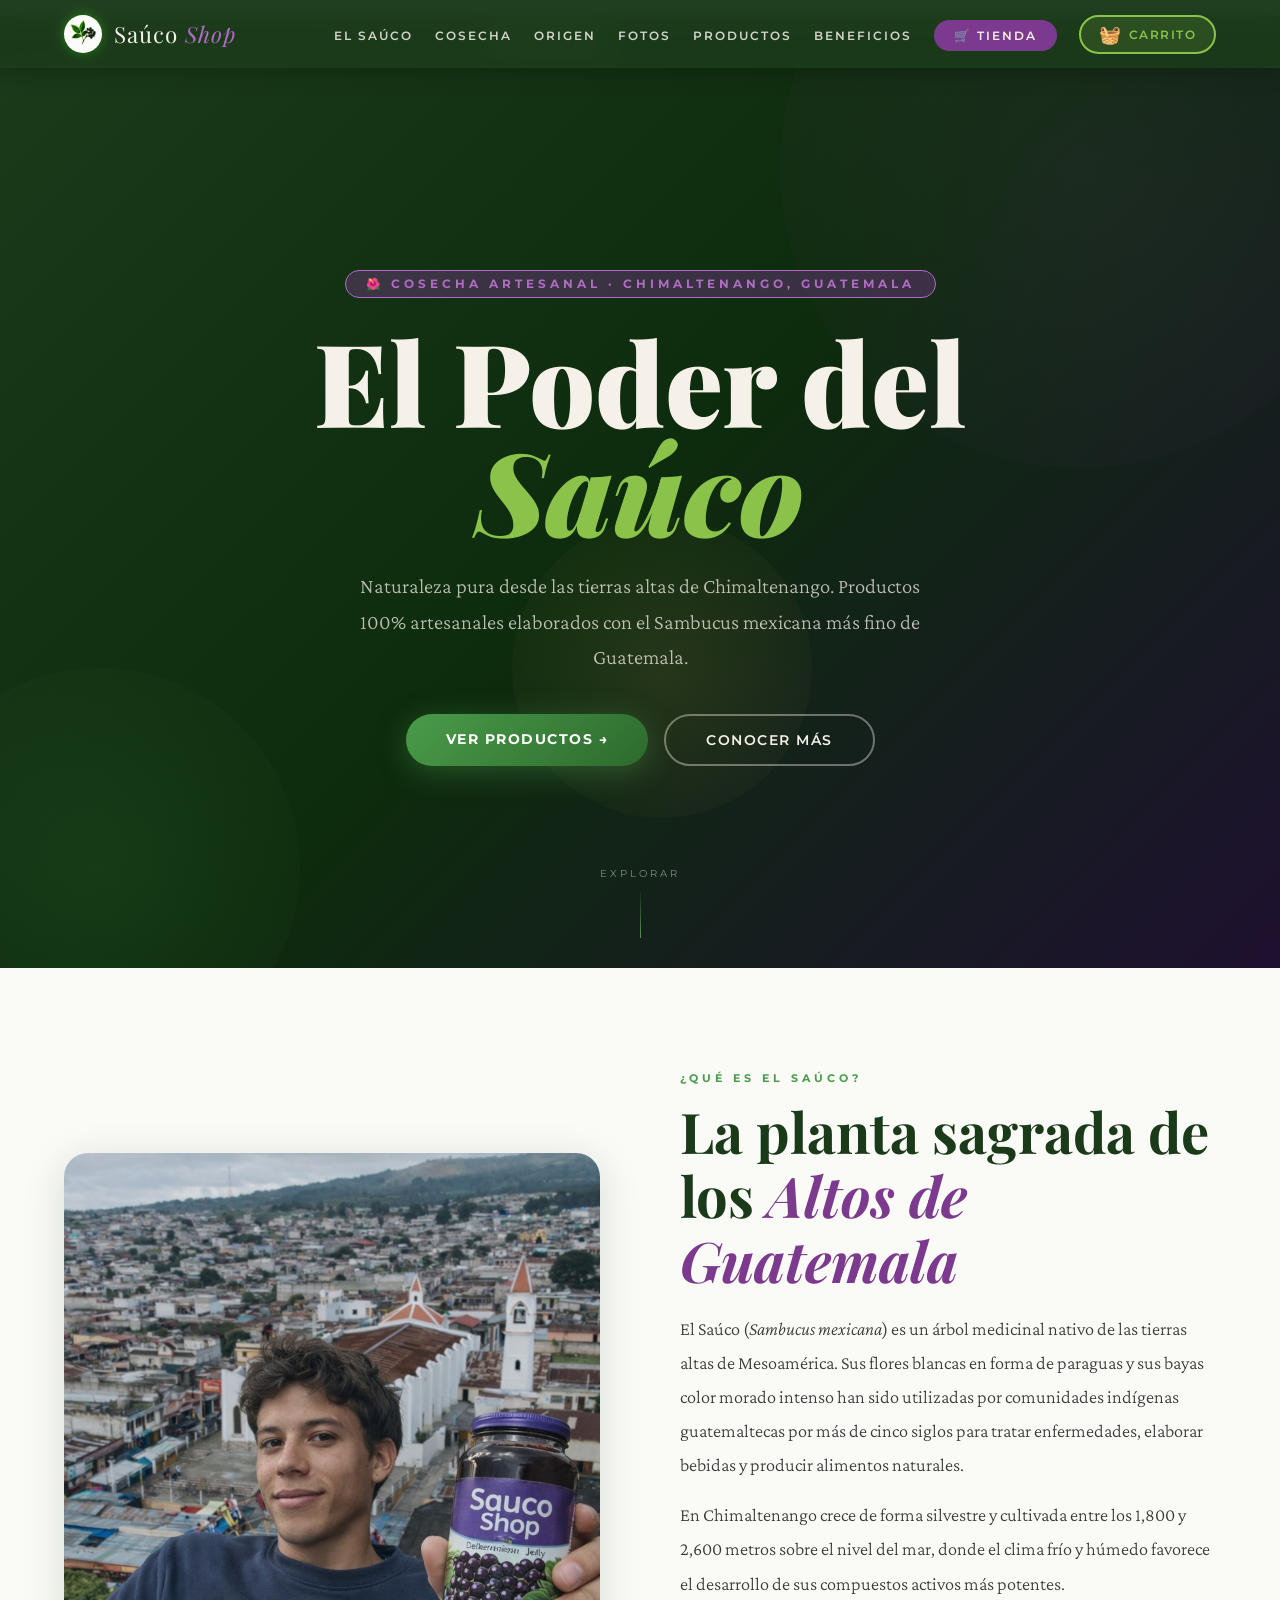
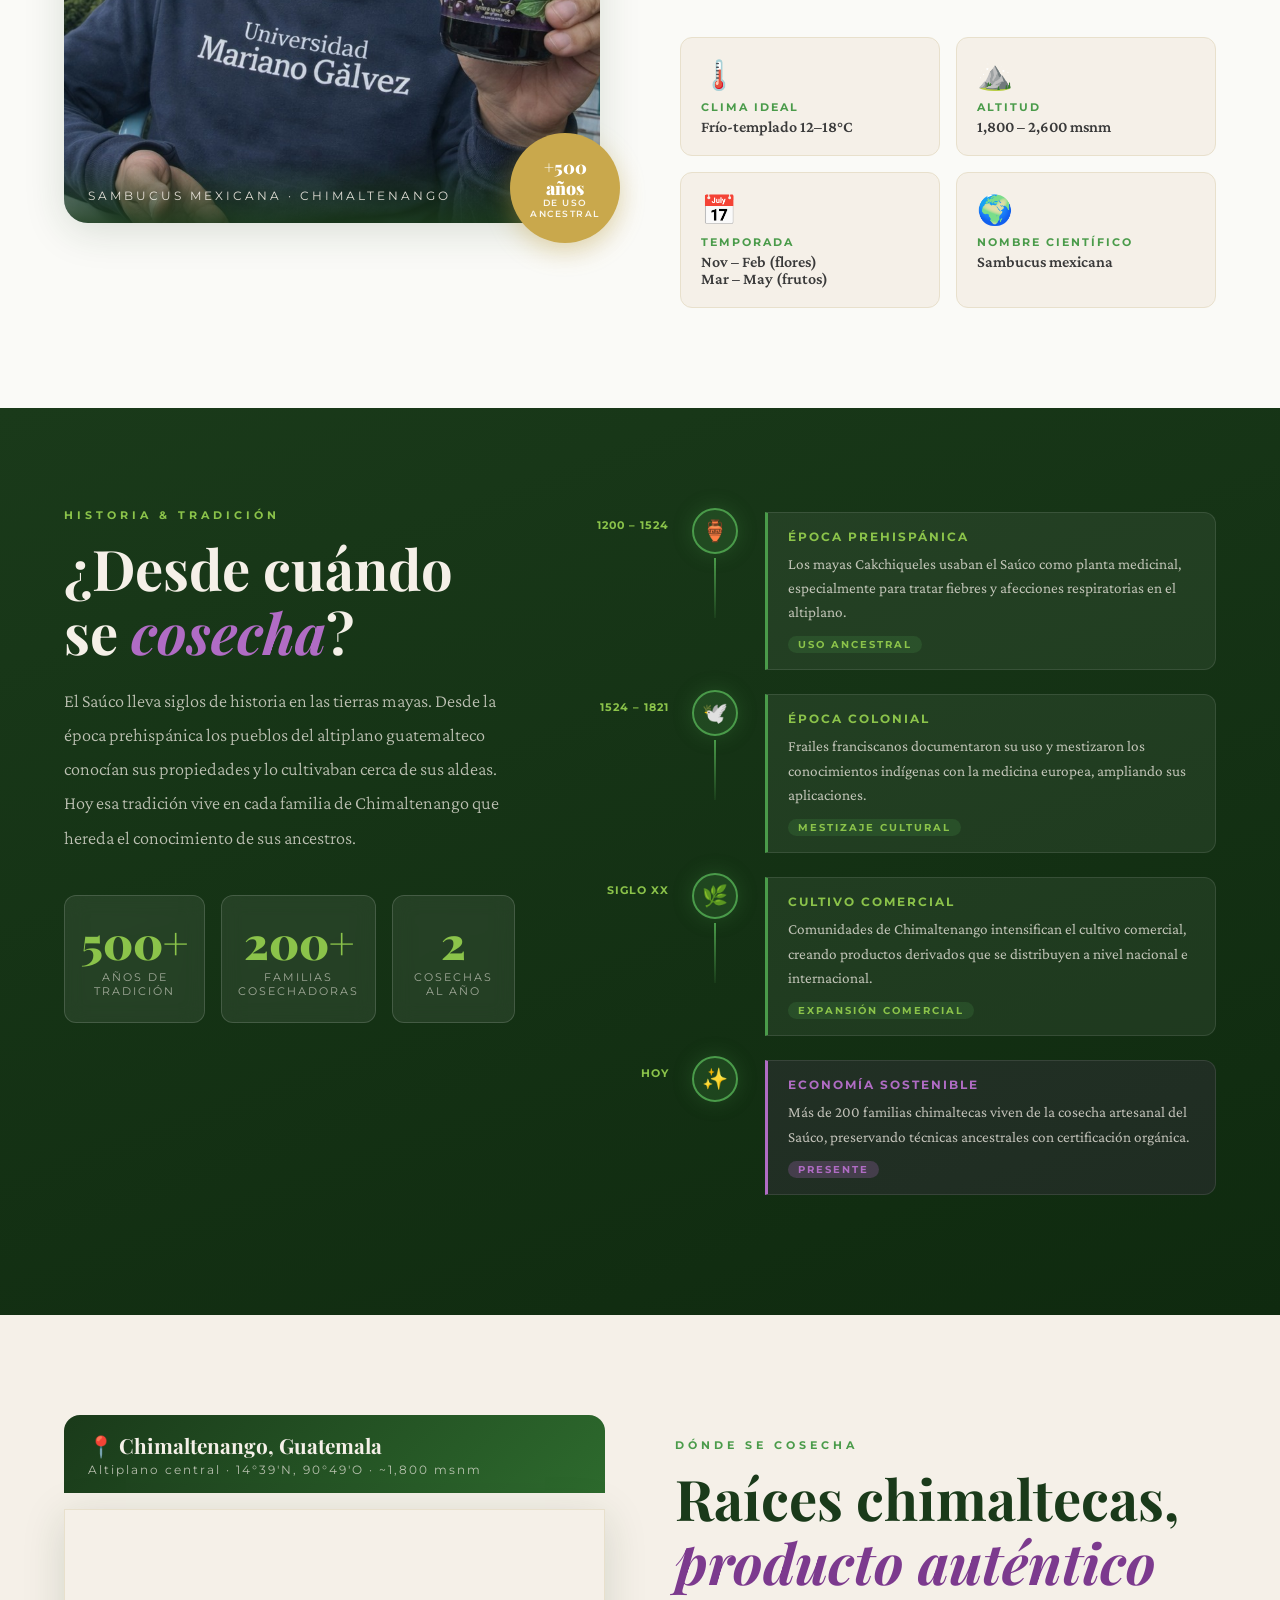
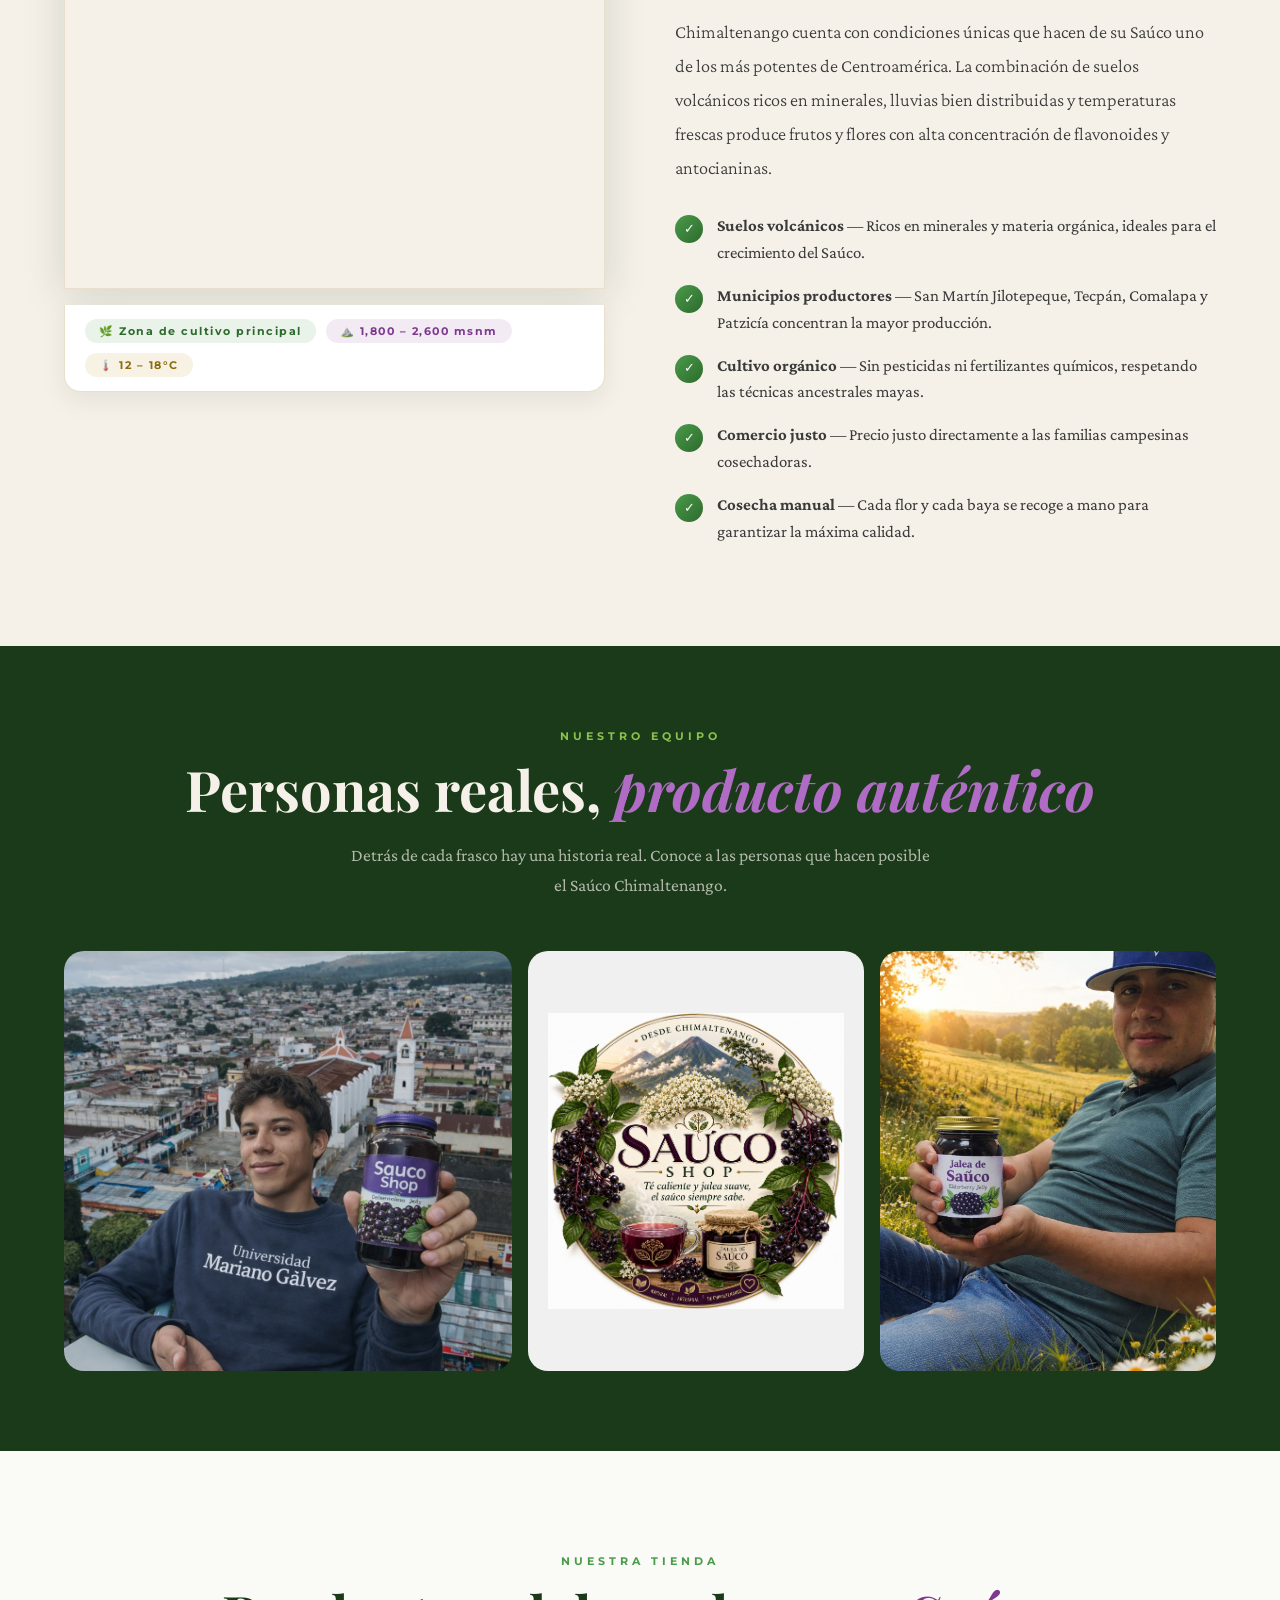
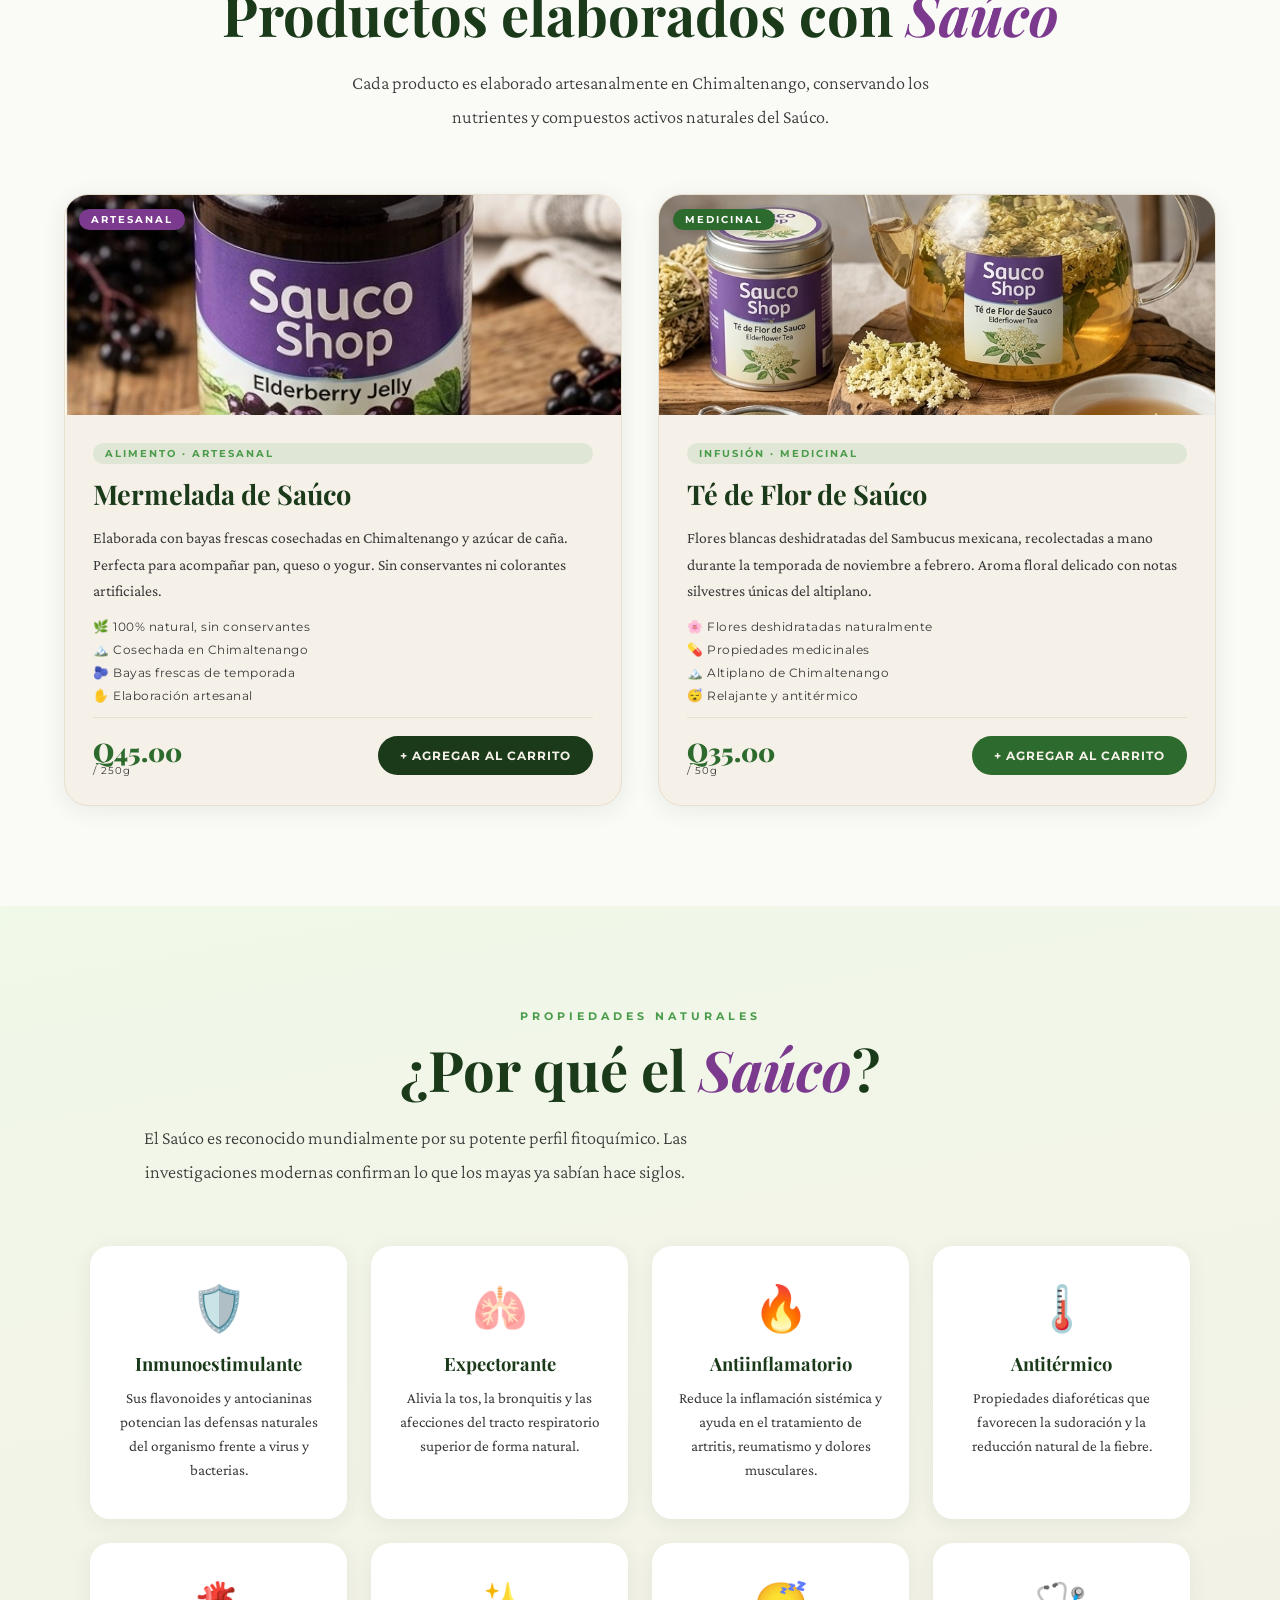
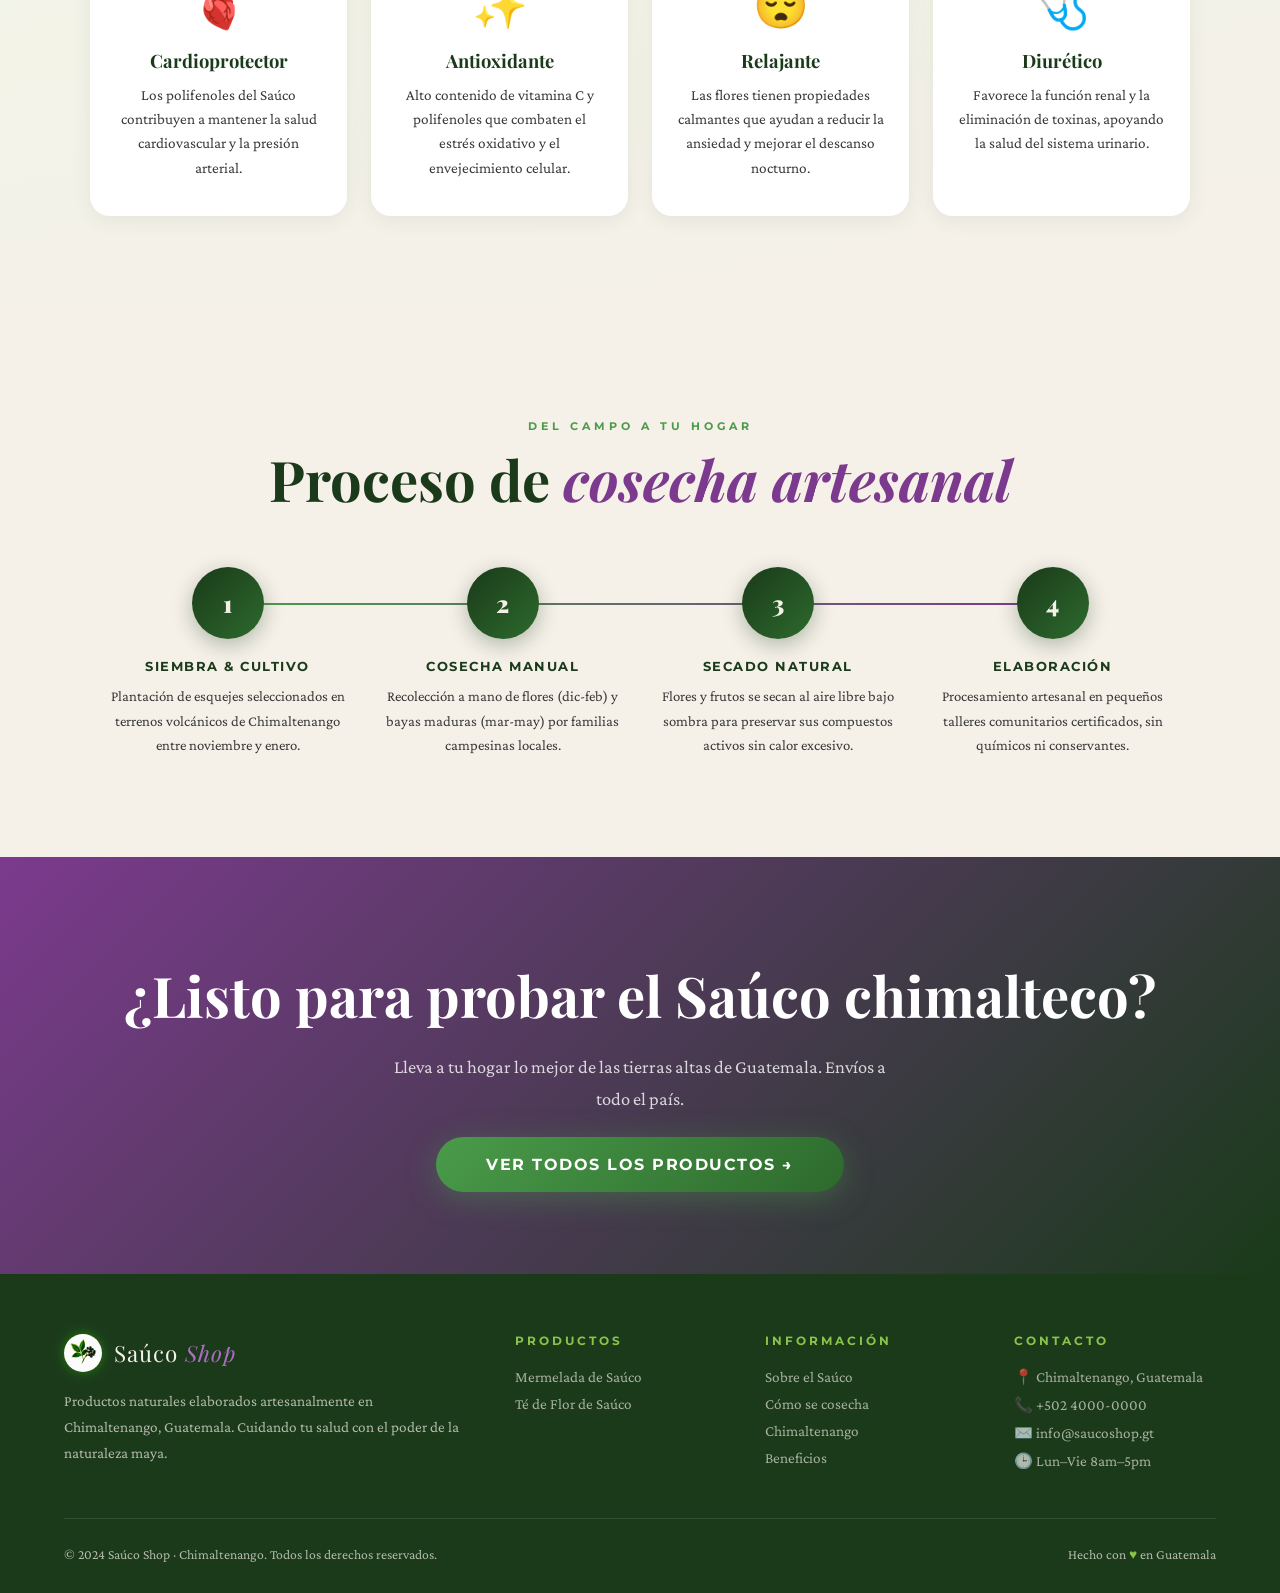
<file: index.html>
<!DOCTYPE html>
<html lang="es">
<head>
  <meta charset="UTF-8" />
  <meta name="viewport" content="width=device-width, initial-scale=1.0" />
  <title>Saúco Shop | Chimaltenango</title>
  <link href="https://fonts.googleapis.com/css2?family=Playfair+Display:ital,wght@0,400;0,700;0,900;1,400&family=Crimson+Pro:wght@300;400;600&family=Montserrat:wght@300;400;600;700&display=swap" rel="stylesheet" />
  <link rel="stylesheet" href="style.css" />
</head>
<body>

  <!-- ====== NAVBAR ====== -->
  <nav>
    <a href="#" class="nav-logo">
      <img src="Sauco/IMAGEN1.jpeg" alt="Saúco" class="nav-icono" />
      <span>Saúco <em>Shop</em></span>
    </a>
    <ul class="nav-links">
      <li><a href="#sobre">El Saúco</a></li>
      <li><a href="#cosecha">Cosecha</a></li>
      <li><a href="#departamento">Origen</a></li>
      <li><a href="#galeria">Fotos</a></li>
      <li><a href="#productos">Productos</a></li>
      <li><a href="#beneficios">Beneficios</a></li>
      <li><a href="#productos" class="btn-carrito">🛒 Tienda</a></li>
      <!-- BOTÓN CARRITO CON BADGE -->
      <li>
        <a href="pago.html" class="btn-carrito-nav" id="btnCarritoNav">
          <span class="carrito-icono">🧺</span>
          <span class="carrito-texto">Carrito</span>
          <span class="carrito-badge" id="carritoBadge">0</span>
        </a>
      </li>
    </ul>
  </nav>

  <!-- BANNER NOTIFICACIÓN CARRITO -->
  <div class="notif-banner" id="notifBanner">
    <span class="notif-icono">🛒</span>
    <span class="notif-texto">Tienes productos en tu carrito. <strong>¡Finaliza tu compra!</strong></span>
    <a href="Pago.html" class="notif-btn">Ir al carrito →</a>
    <button class="notif-cerrar" onclick="cerrarNotif()">✕</button>
  </div>

  <!-- ====== HERO ====== -->
  <section class="hero">
    <div class="hero-bg-circles">
      <span></span><span></span><span></span>
    </div>
    <div class="hero-content">
      <div class="hero-etiqueta">🌺 Cosecha artesanal · Chimaltenango, Guatemala</div>
      <h1>
        El Poder del
        <em>Saúco</em>
      </h1>
      <p class="hero-sub">
        Naturaleza pura desde las tierras altas de Chimaltenango. Productos 100% artesanales elaborados con el Sambucus mexicana más fino de Guatemala.
      </p>
      <div class="hero-btns">
        <a href="#productos" class="btn-primary">Ver productos →</a>
        <a href="#sobre" class="btn-secondary">Conocer más</a>
      </div>
    </div>
    <div class="hero-scroll">
      <span>Explorar</span>
      <div class="scroll-line"></div>
    </div>
  </section>

  <!-- ====== SOBRE EL SAUCO ====== -->
  <section class="sobre" id="sobre">
    <div class="sobre-grid">
      <div class="sobre-visual">
        <div class="sobre-card-img">
          <img src="Sauco/IMAGEN3.jpeg" alt="Sauco Shop - Chimaltenango" />
          <div class="overlay-texto">Sambucus mexicana · Chimaltenango</div>
        </div>
        <div class="badge-flotante">
          +500<br/>años
          <small>de uso ancestral</small>
        </div>
      </div>
      <div class="sobre-info">
        <span class="seccion-etiqueta">¿Qué es el Saúco?</span>
        <h2 class="seccion-titulo">La planta sagrada de los <em>Altos de Guatemala</em></h2>
        <p class="seccion-texto">
          El Saúco (<em>Sambucus mexicana</em>) es un árbol medicinal nativo de las tierras altas de Mesoamérica. Sus flores blancas en forma de paraguas y sus bayas color morado intenso han sido utilizadas por comunidades indígenas guatemaltecas por más de cinco siglos para tratar enfermedades, elaborar bebidas y producir alimentos naturales.
        </p>
        <p class="seccion-texto" style="margin-top:16px;">
          En Chimaltenango crece de forma silvestre y cultivada entre los 1,800 y 2,600 metros sobre el nivel del mar, donde el clima frío y húmedo favorece el desarrollo de sus compuestos activos más potentes.
        </p>
        <div class="datos-rapidos">
          <div class="dato-card">
            <div class="dato-icono">🌡️</div>
            <h4>Clima ideal</h4>
            <p>Frío-templado 12–18°C</p>
          </div>
          <div class="dato-card">
            <div class="dato-icono">⛰️</div>
            <h4>Altitud</h4>
            <p>1,800 – 2,600 msnm</p>
          </div>
          <div class="dato-card">
            <div class="dato-icono">📅</div>
            <h4>Temporada</h4>
            <p>Nov – Feb (flores)<br>Mar – May (frutos)</p>
          </div>
          <div class="dato-card">
            <div class="dato-icono">🌍</div>
            <h4>Nombre científico</h4>
            <p>Sambucus mexicana</p>
          </div>
        </div>
      </div>
    </div>
  </section>

  <!-- ====== COSECHA ====== -->
  <section class="cosecha" id="cosecha">
    <div class="cosecha-inner">
      <div class="cosecha-header">
        <div class="cosecha-intro">
          <span class="seccion-etiqueta">Historia & Tradición</span>
          <h2 class="seccion-titulo">¿Desde cuándo se <em>cosecha</em>?</h2>
          <p class="seccion-texto">
            El Saúco lleva siglos de historia en las tierras mayas. Desde la época prehispánica los pueblos del altiplano guatemalteco conocían sus propiedades y lo cultivaban cerca de sus aldeas. Hoy esa tradición vive en cada familia de Chimaltenango que hereda el conocimiento de sus ancestros.
          </p>
          <div class="cosecha-stats">
            <div class="stat-box"><div class="stat-num">500+</div><div class="stat-desc">Años de tradición</div></div>
            <div class="stat-box"><div class="stat-num">200+</div><div class="stat-desc">Familias cosechadoras</div></div>
            <div class="stat-box"><div class="stat-num">2</div><div class="stat-desc">Cosechas al año</div></div>
          </div>
        </div>
        <div class="timeline-mejorado">
          <div class="timeline-item">
            <div class="tl-izq"><span class="tl-fecha">1200 – 1524</span></div>
            <div class="tl-centro"><div class="tl-dot">🏺</div><div class="tl-linea"></div></div>
            <div class="tl-der"><div class="tl-card"><h4>Época Prehispánica</h4><p>Los mayas Cakchiqueles usaban el Saúco como planta medicinal, especialmente para tratar fiebres y afecciones respiratorias en el altiplano.</p><span class="tl-tag">Uso ancestral</span></div></div>
          </div>
          <div class="timeline-item">
            <div class="tl-izq"><span class="tl-fecha">1524 – 1821</span></div>
            <div class="tl-centro"><div class="tl-dot">🕊️</div><div class="tl-linea"></div></div>
            <div class="tl-der"><div class="tl-card"><h4>Época Colonial</h4><p>Frailes franciscanos documentaron su uso y mestizaron los conocimientos indígenas con la medicina europea, ampliando sus aplicaciones.</p><span class="tl-tag">Mestizaje cultural</span></div></div>
          </div>
          <div class="timeline-item">
            <div class="tl-izq"><span class="tl-fecha">Siglo XX</span></div>
            <div class="tl-centro"><div class="tl-dot">🌿</div><div class="tl-linea"></div></div>
            <div class="tl-der"><div class="tl-card"><h4>Cultivo Comercial</h4><p>Comunidades de Chimaltenango intensifican el cultivo comercial, creando productos derivados que se distribuyen a nivel nacional e internacional.</p><span class="tl-tag">Expansión comercial</span></div></div>
          </div>
          <div class="timeline-item">
            <div class="tl-izq"><span class="tl-fecha">Hoy</span></div>
            <div class="tl-centro"><div class="tl-dot">✨</div></div>
            <div class="tl-der"><div class="tl-card tl-card-activo"><h4>Economía Sostenible</h4><p>Más de 200 familias chimaltecas viven de la cosecha artesanal del Saúco, preservando técnicas ancestrales con certificación orgánica.</p><span class="tl-tag tl-tag-activo">Presente</span></div></div>
          </div>
        </div>
      </div>
    </div>
  </section>

  <!-- ====== DEPARTAMENTO ====== -->
  <section class="departamento" id="departamento">
    <div class="dept-inner">
      <div class="mapa-contenedor">
        <div class="mapa-header">
          <span class="mapa-etiqueta">📍 Chimaltenango, Guatemala</span>
          <p>Altiplano central · 14°39'N, 90°49'O · ~1,800 msnm</p>
        </div>
        <div class="mapa-frame">
          <iframe
            src="https://www.google.com/maps/embed?pb=!1m18!1m12!1m3!1d30893.62!2d-90.8186!3d14.6611!2m3!1f0!2f0!3f0!3m2!1i1024!2i768!4f13.1!3m3!1m2!1s0x8589a3c6cbbf9cb7%3A0xa3a42c46fb8b7f34!2sChimaltenango!5e0!3m2!1ses!2sgt!4v1"
            width="100%" height="100%" style="border:0;" allowfullscreen="" loading="lazy"
            referrerpolicy="no-referrer-when-downgrade">
          </iframe>
        </div>
        <div class="mapa-badges">
          <span class="mapa-badge verde">🌿 Zona de cultivo principal</span>
          <span class="mapa-badge lila">⛰️ 1,800 – 2,600 msnm</span>
          <span class="mapa-badge dorado">🌡️ 12 – 18°C</span>
        </div>
      </div>
      <div class="dept-info">
        <span class="seccion-etiqueta">Dónde se cosecha</span>
        <h2 class="seccion-titulo">Raíces chimaltecas, <em>producto auténtico</em></h2>
        <p class="seccion-texto">
          Chimaltenango cuenta con condiciones únicas que hacen de su Saúco uno de los más potentes de Centroamérica. La combinación de suelos volcánicos ricos en minerales, lluvias bien distribuidas y temperaturas frescas produce frutos y flores con alta concentración de flavonoides y antocianinas.
        </p>
        <ul class="caracteristicas-list">
          <li><span class="check-icon">✓</span><span><strong>Suelos volcánicos</strong> — Ricos en minerales y materia orgánica, ideales para el crecimiento del Saúco.</span></li>
          <li><span class="check-icon">✓</span><span><strong>Municipios productores</strong> — San Martín Jilotepeque, Tecpán, Comalapa y Patzicía concentran la mayor producción.</span></li>
          <li><span class="check-icon">✓</span><span><strong>Cultivo orgánico</strong> — Sin pesticidas ni fertilizantes químicos, respetando las técnicas ancestrales mayas.</span></li>
          <li><span class="check-icon">✓</span><span><strong>Comercio justo</strong> — Precio justo directamente a las familias campesinas cosechadoras.</span></li>
          <li><span class="check-icon">✓</span><span><strong>Cosecha manual</strong> — Cada flor y cada baya se recoge a mano para garantizar la máxima calidad.</span></li>
        </ul>
      </div>
    </div>
  </section>

  <!-- ====== GALERIA ====== -->
  <section class="galeria" id="galeria">
    <div class="galeria-inner">
      <div class="galeria-header">
        <span class="seccion-etiqueta">Nuestro equipo</span>
        <h2 class="seccion-titulo">Personas reales, <em>producto auténtico</em></h2>
        <p>Detrás de cada frasco hay una historia real. Conoce a las personas que hacen posible el Saúco Chimaltenango.</p>
      </div>
      <div class="galeria-grid">
        <div class="foto-card">
          <img src="Sauco/IMAGEN3.jpeg" alt="Sauco Shop" />
          <div class="foto-overlay"><h4>Sauco Shop</h4><p>Vista desde Chimaltenango</p></div>
        </div>
        <div class="foto-card foto-card-logo">
          <img src="Sauco/IMAGEN2.jpeg" alt="Sauco Shop Logo" />
          <div class="foto-overlay"><h4>Sauco Shop</h4><p>Desde Chimaltenango</p></div>
        </div>
        <div class="foto-card">
          <img src="Sauco/IMAGEN4.jpeg" alt="Rama de Saúco con bayas" />
          <div class="foto-overlay"><h4>Bayas de Saúco</h4><p>Sambucus mexicana</p></div>
        </div>
      </div>
    </div>
  </section>

  <!-- ====== PRODUCTOS ====== -->
  <section class="productos" id="productos">
    <div class="productos-inner">
      <div class="productos-header">
        <span class="seccion-etiqueta">Nuestra Tienda</span>
        <h2 class="seccion-titulo">Productos elaborados con <em>Saúco</em></h2>
        <p class="seccion-texto">
          Cada producto es elaborado artesanalmente en Chimaltenango, conservando los nutrientes y compuestos activos naturales del Saúco.
        </p>
      </div>
      <div class="productos-grid-2">

        <!-- PRODUCTO 1 — MERMELADA -->
        <div class="producto-card-grande">
          <div class="prod-imagen-wrap">
            <img src="Sauco/IMAGEN5.jpeg" alt="Mermelada de Saúco" class="prod-imagen-real" />
            <span class="prod-badge">Artesanal</span>
          </div>
          <div class="prod-info">
            <span class="producto-tag">Alimento · Artesanal</span>
            <h3>Mermelada de Saúco</h3>
            <p class="prod-desc">
              Elaborada con bayas frescas cosechadas en Chimaltenango y azúcar de caña. Perfecta para acompañar pan, queso o yogur. Sin conservantes ni colorantes artificiales.
            </p>
            <ul class="prod-features">
              <li>🌿 100% natural, sin conservantes</li>
              <li>🏔️ Cosechada en Chimaltenango</li>
              <li>🫐 Bayas frescas de temporada</li>
              <li>✋ Elaboración artesanal</li>
            </ul>
            <div class="producto-footer">
              <div class="precio">Q45.00 <small>/ 250g</small></div>
              <button class="btn-agregar" onclick="agregarCarrito('Mermelada de Saúco')">+ Agregar al carrito</button>
            </div>
          </div>
        </div>

        <!-- PRODUCTO 2 — TÉ DE FLOR -->
        <div class="producto-card-grande">
          <div class="prod-imagen-wrap">
            <img src="Sauco/IMAGEN6.png" alt="Té de Flor de Saúco" class="prod-imagen-real" />
            <span class="prod-badge prod-badge-verde">Medicinal</span>
          </div>
          <div class="prod-info">
            <span class="producto-tag">Infusión · Medicinal</span>
            <h3>Té de Flor de Saúco</h3>
            <p class="prod-desc">
              Flores blancas deshidratadas del Sambucus mexicana, recolectadas a mano durante la temporada de noviembre a febrero. Aroma floral delicado con notas silvestres únicas del altiplano.
            </p>
            <ul class="prod-features">
              <li>🌸 Flores deshidratadas naturalmente</li>
              <li>💊 Propiedades medicinales</li>
              <li>🏔️ Altiplano de Chimaltenango</li>
              <li>😴 Relajante y antitérmico</li>
            </ul>
            <div class="producto-footer">
              <div class="precio">Q35.00 <small>/ 50g</small></div>
              <button class="btn-agregar btn-te" onclick="agregarCarrito('Té de Flor de Saúco')">+ Agregar al carrito</button>
            </div>
          </div>
        </div>

      </div>
    </div>
  </section>

  <!-- ====== BENEFICIOS ====== -->
  <section class="beneficios" id="beneficios">
    <div class="beneficios-inner">
      <span class="seccion-etiqueta">Propiedades naturales</span>
      <h2 class="seccion-titulo">¿Por qué el <em>Saúco</em>?</h2>
      <p class="seccion-texto">
        El Saúco es reconocido mundialmente por su potente perfil fitoquímico. Las investigaciones modernas confirman lo que los mayas ya sabían hace siglos.
      </p>
      <div class="beneficios-grid">
        <div class="beneficio-item"><span class="bene-icono">🛡️</span><h4>Inmunoestimulante</h4><p>Sus flavonoides y antocianinas potencian las defensas naturales del organismo frente a virus y bacterias.</p></div>
        <div class="beneficio-item"><span class="bene-icono">🫁</span><h4>Expectorante</h4><p>Alivia la tos, la bronquitis y las afecciones del tracto respiratorio superior de forma natural.</p></div>
        <div class="beneficio-item"><span class="bene-icono">🔥</span><h4>Antiinflamatorio</h4><p>Reduce la inflamación sistémica y ayuda en el tratamiento de artritis, reumatismo y dolores musculares.</p></div>
        <div class="beneficio-item"><span class="bene-icono">🌡️</span><h4>Antitérmico</h4><p>Propiedades diaforéticas que favorecen la sudoración y la reducción natural de la fiebre.</p></div>
        <div class="beneficio-item"><span class="bene-icono">🫀</span><h4>Cardioprotector</h4><p>Los polifenoles del Saúco contribuyen a mantener la salud cardiovascular y la presión arterial.</p></div>
        <div class="beneficio-item"><span class="bene-icono">✨</span><h4>Antioxidante</h4><p>Alto contenido de vitamina C y polifenoles que combaten el estrés oxidativo y el envejecimiento celular.</p></div>
        <div class="beneficio-item"><span class="bene-icono">😴</span><h4>Relajante</h4><p>Las flores tienen propiedades calmantes que ayudan a reducir la ansiedad y mejorar el descanso nocturno.</p></div>
        <div class="beneficio-item"><span class="bene-icono">🩺</span><h4>Diurético</h4><p>Favorece la función renal y la eliminación de toxinas, apoyando la salud del sistema urinario.</p></div>
      </div>
    </div>
  </section>

  <!-- ====== PROCESO ====== -->
  <section class="proceso">
    <div class="proceso-inner">
      <div style="text-align:center; margin-bottom:10px;">
        <span class="seccion-etiqueta">Del campo a tu hogar</span>
        <h2 class="seccion-titulo">Proceso de <em>cosecha artesanal</em></h2>
      </div>
      <div class="proceso-steps">
        <div class="paso"><div class="paso-num">1</div><h4>Siembra & Cultivo</h4><p>Plantación de esquejes seleccionados en terrenos volcánicos de Chimaltenango entre noviembre y enero.</p></div>
        <div class="paso"><div class="paso-num">2</div><h4>Cosecha Manual</h4><p>Recolección a mano de flores (dic-feb) y bayas maduras (mar-may) por familias campesinas locales.</p></div>
        <div class="paso"><div class="paso-num">3</div><h4>Secado Natural</h4><p>Flores y frutos se secan al aire libre bajo sombra para preservar sus compuestos activos sin calor excesivo.</p></div>
        <div class="paso"><div class="paso-num">4</div><h4>Elaboración</h4><p>Procesamiento artesanal en pequeños talleres comunitarios certificados, sin químicos ni conservantes.</p></div>
      </div>
    </div>
  </section>

  <!-- ====== CTA ====== -->
  <section class="cta-section">
    <h2>¿Listo para probar el Saúco chimalteco?</h2>
    <p>Lleva a tu hogar lo mejor de las tierras altas de Guatemala. Envíos a todo el país.</p>
    <a href="#productos" class="btn-primary" style="font-size:1rem; padding:18px 50px;">Ver todos los productos →</a>
  </section>

  <!-- ====== FOOTER ====== -->
  <footer>
    <div class="footer-grid">
      <div class="footer-brand">
        <a href="#" class="nav-logo" style="margin-bottom:16px; display:flex;">
          <img src="Sauco/IMAGEN1.jpeg" alt="Saúco" class="nav-icono" />
          <span style="color:var(--crema);">Saúco <em style="color:var(--lila-claro);">Shop</em></span>
        </a>
        <p>Productos naturales elaborados artesanalmente en Chimaltenango, Guatemala. Cuidando tu salud con el poder de la naturaleza maya.</p>
      </div>
      <div class="footer-col">
        <h5>Productos</h5>
        <ul>
          <li><a href="#">Mermelada de Saúco</a></li>
          <li><a href="#">Té de Flor de Saúco</a></li>
        </ul>
      </div>
      <div class="footer-col">
        <h5>Información</h5>
        <ul>
          <li><a href="#">Sobre el Saúco</a></li>
          <li><a href="#">Cómo se cosecha</a></li>
          <li><a href="#">Chimaltenango</a></li>
          <li><a href="#">Beneficios</a></li>
        </ul>
      </div>
      <div class="footer-col">
        <h5>Contacto</h5>
        <ul>
          <li><a href="#">📍 Chimaltenango, Guatemala</a></li>
          <li><a href="#">📞 +502 4000-0000</a></li>
          <li><a href="#">✉️ info@saucoshop.gt</a></li>
          <li><a href="#">🕒 Lun–Vie 8am–5pm</a></li>
        </ul>
      </div>
    </div>
    <div class="footer-bottom">
      <p>© 2024 Saúco Shop · Chimaltenango. Todos los derechos reservados.</p>
      <p>Hecho con <span>♥</span> en Guatemala</p>
    </div>
  </footer>

  <!-- TOAST -->
  <div class="toast" id="toast">✅ Producto agregado al carrito</div>

  <script src="script.js"></script>
</body>
</html>
</file>
<file: style.css>
/* =============================================
   SAÚCO SHOP — Estilos
   Archivo: style.css
============================================= */

:root {
  --verde-oscuro: #1a3a1a;
  --verde-medio: #2d6a2d;
  --verde-claro: #4a9b4a;
  --verde-lima: #8bc34a;
  --lila: #7c3a8e;
  --lila-claro: #b06cc4;
  --crema: #f5f0e8;
  --crema-oscuro: #e8e0cc;
  --dorado: #c9a84c;
  --blanco: #fafaf7;
  --texto-dark: #1c1c1c;
  --texto-medio: #3a3a3a;
  --sombra: 0 8px 40px rgba(26,58,26,0.15);
  --radio: 12px;
}

*, *::before, *::after { margin: 0; padding: 0; box-sizing: border-box; }
html { scroll-behavior: smooth; }

body {
  font-family: 'Crimson Pro', serif;
  background-color: var(--crema);
  color: var(--texto-dark);
  overflow-x: hidden;
}

body::before {
  content: '';
  position: fixed; inset: 0;
  background-image:
    radial-gradient(ellipse at 20% 20%, rgba(74,155,74,0.07) 0%, transparent 60%),
    radial-gradient(ellipse at 80% 80%, rgba(124,58,142,0.07) 0%, transparent 60%);
  pointer-events: none; z-index: 0;
}

/* ===== NAVBAR ===== */
nav {
  position: sticky; top: 0; z-index: 100;
  background: rgba(26, 58, 26, 0.97);
  backdrop-filter: blur(12px);
  padding: 0 5%;
  display: flex; align-items: center; justify-content: space-between;
  height: 68px;
  box-shadow: 0 2px 24px rgba(0,0,0,0.25);
}

.nav-logo {
  display: flex; align-items: center; gap: 12px;
  text-decoration: none;
}

.nav-icono {
  width: 38px;
  height: 38px;
  object-fit: contain;
  border-radius: 50%;
  mix-blend-mode: hard-light;
  filter: drop-shadow(0 0 6px rgba(139,195,74,0.6));
  animation: flotar 3s ease-in-out infinite;
}

@keyframes flotar {
  0%, 100% { transform: translateY(0) rotate(-5deg); }
  50%       { transform: translateY(-5px) rotate(5deg); }
}

.nav-logo span {
  font-family: 'Playfair Display', serif;
  font-size: 1.4rem; color: var(--crema); letter-spacing: 1px;
}
.nav-logo span em { color: var(--lila-claro); font-style: italic; }

.nav-links { display: flex; list-style: none; gap: 22px; align-items: center; }
.nav-links a {
  color: rgba(245,240,232,0.85); text-decoration: none;
  font-family: 'Montserrat', sans-serif; font-size: 0.78rem;
  font-weight: 600; letter-spacing: 2px; text-transform: uppercase;
  transition: color 0.3s;
}
.nav-links a:hover { color: var(--lila-claro); }

.btn-carrito {
  background: var(--lila); color: var(--crema) !important;
  padding: 8px 20px; border-radius: 30px;
  transition: background 0.3s, transform 0.2s !important;
}
.btn-carrito:hover { background: var(--lila-claro) !important; transform: scale(1.05); }

/* ===== BOTÓN CARRITO CON BADGE ===== */
.btn-carrito-nav {
  position: relative;
  display: flex !important;
  align-items: center;
  gap: 6px;
  background: rgba(139,195,74,0.15) !important;
  border: 2px solid var(--verde-lima);
  color: var(--verde-lima) !important;
  padding: 7px 18px !important;
  border-radius: 30px;
  letter-spacing: 1.5px !important;
  transition: background 0.3s, transform 0.3s, box-shadow 0.3s !important;
}
.btn-carrito-nav:hover {
  background: var(--verde-lima) !important;
  color: var(--verde-oscuro) !important;
  transform: scale(1.07) !important;
  box-shadow: 0 0 20px rgba(139,195,74,0.5);
}

.carrito-icono {
  font-size: 1.1rem;
  display: inline-block;
  transition: transform 0.3s;
}

.carrito-shake .carrito-icono {
  animation: shake 0.6s ease;
}
@keyframes shake {
  0%,100%{ transform: rotate(0deg); }
  15%    { transform: rotate(-20deg) scale(1.2); }
  30%    { transform: rotate(20deg)  scale(1.2); }
  45%    { transform: rotate(-15deg); }
  60%    { transform: rotate(15deg); }
  75%    { transform: rotate(-8deg); }
}

.carrito-badge {
  position: absolute;
  top: -8px; right: -8px;
  background: var(--lila);
  color: white;
  font-family: 'Montserrat', sans-serif;
  font-size: 0.62rem; font-weight: 700;
  width: 20px; height: 20px;
  border-radius: 50%;
  display: none;
  align-items: center; justify-content: center;
  border: 2px solid var(--verde-oscuro);
  transition: transform 0.3s;
}
.carrito-badge.pulsar {
  animation: pulsarBadge 0.4s ease;
}
@keyframes pulsarBadge {
  0%  { transform: scale(1); }
  50% { transform: scale(1.6); }
  100%{ transform: scale(1); }
}

/* ===== BANNER NOTIFICACIÓN CARRITO ===== */
.notif-banner {
  position: fixed;
  top: 68px; left: 0; right: 0;
  z-index: 90;
  background: linear-gradient(135deg, var(--verde-oscuro), #0d2a1a);
  border-bottom: 2px solid var(--verde-lima);
  display: flex; align-items: center; justify-content: center;
  gap: 14px;
  padding: 12px 5%;
  transform: translateY(-100%);
  transition: transform 0.5s cubic-bezier(0.34,1.56,0.64,1);
}
.notif-banner.visible { transform: translateY(0); }

.notif-icono { font-size: 1.3rem; }
.notif-texto {
  font-family: 'Montserrat', sans-serif;
  font-size: 0.82rem; color: rgba(245,240,232,0.9); letter-spacing: 0.5px;
}
.notif-texto strong { color: var(--verde-lima); }

.notif-btn {
  background: var(--verde-lima); color: var(--verde-oscuro);
  text-decoration: none; padding: 6px 18px; border-radius: 20px;
  font-family: 'Montserrat', sans-serif;
  font-size: 0.72rem; font-weight: 700; letter-spacing: 1px;
  transition: transform 0.2s, box-shadow 0.2s;
}
.notif-btn:hover { transform: scale(1.05); box-shadow: 0 4px 16px rgba(139,195,74,0.4); }

.notif-cerrar {
  background: none; border: none;
  color: rgba(245,240,232,0.5); cursor: pointer;
  font-size: 1rem; margin-left: auto; transition: color 0.2s;
}
.notif-cerrar:hover { color: var(--crema); }

/* ===== HERO ===== */
.hero {
  position: relative; min-height: 100vh;
  display: flex; align-items: center; justify-content: center;
  overflow: hidden;
  background: linear-gradient(135deg, var(--verde-oscuro) 0%, #0d2b0d 50%, #1e1030 100%);
}

.hero-bg-circles { position: absolute; inset: 0; pointer-events: none; }
.hero-bg-circles span { position: absolute; border-radius: 50%; opacity: 0.12; animation: pulsar 6s ease-in-out infinite; }
.hero-bg-circles span:nth-child(1) { width: 600px; height: 600px; background: radial-gradient(circle, var(--lila), transparent); top: -200px; right: -100px; }
.hero-bg-circles span:nth-child(2) { width: 400px; height: 400px; background: radial-gradient(circle, var(--verde-claro), transparent); bottom: -100px; left: -100px; animation-delay: 2s; }
.hero-bg-circles span:nth-child(3) { width: 300px; height: 300px; background: radial-gradient(circle, var(--dorado), transparent); top: 50%; left: 40%; animation-delay: 4s; }

@keyframes pulsar {
  0%, 100% { transform: scale(1); opacity: 0.12; }
  50%       { transform: scale(1.2); opacity: 0.2; }
}

.hero-content { position: relative; z-index: 2; text-align: center; padding: 40px 20px; max-width: 900px; }

.hero-etiqueta {
  display: inline-block;
  background: rgba(124,58,142,0.4); border: 1px solid var(--lila-claro);
  color: var(--lila-claro); font-family: 'Montserrat', sans-serif;
  font-size: 0.72rem; font-weight: 700; letter-spacing: 4px;
  text-transform: uppercase; padding: 6px 20px; border-radius: 30px;
  margin-bottom: 28px; animation: fadeDown 0.8s ease both;
}

.hero h1 {
  font-family: 'Playfair Display', serif;
  font-size: clamp(3.5rem, 9vw, 7.5rem); font-weight: 900;
  color: var(--crema); line-height: 0.95; margin-bottom: 24px;
  animation: fadeDown 0.8s ease 0.2s both;
}
.hero h1 em { display: block; color: var(--verde-lima); font-style: italic; }

.hero-sub {
  font-size: 1.3rem; color: rgba(245,240,232,0.75);
  max-width: 600px; margin: 0 auto 40px; line-height: 1.7; font-weight: 300;
  animation: fadeDown 0.8s ease 0.4s both;
}
.hero-btns { display: flex; gap: 16px; justify-content: center; flex-wrap: wrap; animation: fadeDown 0.8s ease 0.6s both; }

.btn-primary {
  background: linear-gradient(135deg, var(--verde-claro), var(--verde-medio));
  color: white; padding: 16px 40px; border-radius: 50px; text-decoration: none;
  font-family: 'Montserrat', sans-serif; font-size: 0.9rem; font-weight: 700;
  letter-spacing: 1.5px; text-transform: uppercase;
  box-shadow: 0 6px 30px rgba(74,155,74,0.4); transition: transform 0.3s, box-shadow 0.3s;
}
.btn-primary:hover { transform: translateY(-3px); box-shadow: 0 10px 40px rgba(74,155,74,0.5); }

.btn-secondary {
  background: transparent; color: var(--crema); padding: 15px 40px;
  border-radius: 50px; text-decoration: none;
  font-family: 'Montserrat', sans-serif; font-size: 0.9rem; font-weight: 600;
  letter-spacing: 1.5px; text-transform: uppercase;
  border: 2px solid rgba(245,240,232,0.4); transition: border-color 0.3s, background 0.3s;
}
.btn-secondary:hover { border-color: var(--lila-claro); background: rgba(124,58,142,0.2); }

.hero-scroll {
  position: absolute; bottom: 30px; left: 50%; transform: translateX(-50%);
  display: flex; flex-direction: column; align-items: center; gap: 8px;
  color: rgba(245,240,232,0.5); font-family: 'Montserrat', sans-serif;
  font-size: 0.65rem; letter-spacing: 3px; text-transform: uppercase;
  animation: fadeIn 1s ease 1.2s both;
}
.scroll-line {
  width: 1px; height: 50px;
  background: linear-gradient(to bottom, transparent, var(--verde-claro));
  animation: scrollLine 2s ease-in-out infinite;
}

@keyframes scrollLine {
  0%   { transform: scaleY(0); transform-origin: top; }
  50%  { transform: scaleY(1); transform-origin: top; }
  51%  { transform: scaleY(1); transform-origin: bottom; }
  100% { transform: scaleY(0); transform-origin: bottom; }
}
@keyframes fadeDown { from { opacity: 0; transform: translateY(-30px); } to { opacity: 1; transform: translateY(0); } }
@keyframes fadeIn   { from { opacity: 0; } to { opacity: 1; } }

/* ===== BASE SECCIONES ===== */
section { position: relative; z-index: 1; padding: 100px 5%; }

.seccion-etiqueta {
  display: inline-block; font-family: 'Montserrat', sans-serif;
  font-size: 0.7rem; font-weight: 700; letter-spacing: 4px;
  text-transform: uppercase; color: var(--verde-claro); margin-bottom: 14px;
}
.seccion-titulo {
  font-family: 'Playfair Display', serif;
  font-size: clamp(2rem, 5vw, 3.5rem);
  color: var(--verde-oscuro); line-height: 1.15; margin-bottom: 20px;
}
.seccion-titulo em { color: var(--lila); font-style: italic; }
.seccion-texto { font-size: 1.15rem; line-height: 1.85; color: var(--texto-medio); max-width: 650px; font-weight: 300; }

/* ===== SOBRE ===== */
.sobre { background: var(--blanco); }
.sobre-grid { display: grid; grid-template-columns: 1fr 1fr; gap: 80px; align-items: center; max-width: 1200px; margin: 0 auto; }
.sobre-visual { position: relative; }
.sobre-card-img { width: 100%; aspect-ratio: 4/5; border-radius: 24px; overflow: hidden; box-shadow: var(--sombra); position: relative; }
.sobre-card-img img { width: 100%; height: 100%; object-fit: cover; transition: transform 0.5s ease; display: block; }
.sobre-card-img:hover img { transform: scale(1.04); }
.sobre-card-img .overlay-texto {
  position: absolute; bottom: 0; left: 0; right: 0;
  background: linear-gradient(to top, rgba(26,58,26,0.85), transparent);
  padding: 30px 24px 20px; color: rgba(245,240,232,0.9);
  font-family: 'Montserrat', sans-serif; font-size: 0.75rem;
  letter-spacing: 3px; text-transform: uppercase;
}
.badge-flotante {
  position: absolute; bottom: -20px; right: -20px;
  background: var(--dorado); color: white; width: 110px; height: 110px;
  border-radius: 50%; display: flex; flex-direction: column;
  align-items: center; justify-content: center;
  font-family: 'Playfair Display', serif; font-size: 1.1rem; font-weight: 900;
  text-align: center; line-height: 1.2; box-shadow: 0 8px 24px rgba(201,168,76,0.4);
}
.badge-flotante small { font-family: 'Montserrat', sans-serif; font-size: 0.55rem; letter-spacing: 1.5px; text-transform: uppercase; font-weight: 600; opacity: 0.9; }
.datos-rapidos { display: grid; grid-template-columns: 1fr 1fr; gap: 16px; margin-top: 36px; }
.dato-card { background: var(--crema); border: 1px solid var(--crema-oscuro); border-radius: var(--radio); padding: 20px; transition: transform 0.3s, box-shadow 0.3s; }
.dato-card:hover { transform: translateY(-4px); box-shadow: var(--sombra); }
.dato-icono { font-size: 1.8rem; margin-bottom: 8px; }
.dato-card h4 { font-family: 'Montserrat', sans-serif; font-size: 0.7rem; letter-spacing: 2px; text-transform: uppercase; color: var(--verde-claro); margin-bottom: 4px; }
.dato-card p { font-size: 1rem; color: var(--texto-medio); font-weight: 600; }

/* ===== COSECHA ===== */
.cosecha {
  background: linear-gradient(160deg, var(--verde-oscuro) 0%, #0f2a0f 100%);
  color: var(--crema);
}
.cosecha .seccion-etiqueta { color: var(--verde-lima); }
.cosecha .seccion-titulo   { color: var(--crema); }
.cosecha .seccion-titulo em { color: var(--lila-claro); }
.cosecha .seccion-texto    { color: rgba(245,240,232,0.75); max-width: 100%; }

.cosecha-inner { max-width: 1300px; margin: 0 auto; }
.cosecha-header { display: grid; grid-template-columns: 1fr 1.4fr; gap: 70px; align-items: start; }
.cosecha-intro { display: flex; flex-direction: column; gap: 0; }

.cosecha-stats {
  display: grid; grid-template-columns: repeat(3, 1fr);
  gap: 16px; margin-top: 40px;
}
.stat-box {
  background: rgba(255,255,255,0.07); border: 1px solid rgba(255,255,255,0.15);
  border-radius: var(--radio); padding: 24px 16px; text-align: center;
  backdrop-filter: blur(10px); transition: border-color 0.3s, background 0.3s;
}
.stat-box:hover { background: rgba(74,155,74,0.12); border-color: var(--verde-claro); }
.stat-num { font-family: 'Playfair Display', serif; font-size: 2.8rem; font-weight: 900; color: var(--verde-lima); line-height: 1; margin-bottom: 6px; }
.stat-desc { font-family: 'Montserrat', sans-serif; font-size: 0.68rem; letter-spacing: 2px; text-transform: uppercase; color: rgba(245,240,232,0.6); }

.timeline-mejorado { display: flex; flex-direction: column; gap: 0; }

.timeline-item {
  display: grid;
  grid-template-columns: 100px 60px 1fr;
  gap: 0;
  align-items: start;
  min-height: 110px;
}

.tl-izq {
  display: flex; align-items: flex-start;
  padding-top: 10px; justify-content: flex-end; padding-right: 16px;
}

.tl-fecha {
  font-family: 'Montserrat', sans-serif;
  font-size: 0.68rem; font-weight: 700;
  letter-spacing: 1px; text-transform: uppercase;
  color: var(--verde-lima); text-align: right; white-space: nowrap;
}

.tl-centro { display: flex; flex-direction: column; align-items: center; gap: 0; }

.tl-dot {
  width: 46px; height: 46px;
  background: rgba(74,155,74,0.2); border: 2px solid var(--verde-claro);
  border-radius: 50%; display: flex; align-items: center; justify-content: center;
  font-size: 1.3rem; flex-shrink: 0;
  box-shadow: 0 0 20px rgba(74,155,74,0.25); z-index: 1;
}

.tl-linea {
  width: 2px; flex: 1; min-height: 60px;
  background: linear-gradient(to bottom, var(--verde-claro), rgba(74,155,74,0.1));
  margin: 4px 0;
}

.tl-der { padding: 4px 0 20px 20px; }

.tl-card {
  background: rgba(255,255,255,0.06); border: 1px solid rgba(255,255,255,0.1);
  border-left: 3px solid var(--verde-claro); border-radius: 0 12px 12px 0;
  padding: 16px 20px; transition: background 0.3s, border-color 0.3s;
}
.tl-card:hover { background: rgba(74,155,74,0.1); border-left-color: var(--verde-lima); }
.tl-card-activo { background: rgba(124,58,142,0.15) !important; border-left-color: var(--lila-claro) !important; }
.tl-card h4 { font-family: 'Montserrat', sans-serif; font-size: 0.78rem; font-weight: 700; letter-spacing: 2px; text-transform: uppercase; color: var(--verde-lima); margin-bottom: 8px; }
.tl-card-activo h4 { color: var(--lila-claro); }
.tl-card p { font-size: 0.95rem; color: rgba(245,240,232,0.75); line-height: 1.6; margin-bottom: 10px; }
.tl-tag { display: inline-block; background: rgba(74,155,74,0.2); color: var(--verde-lima); font-family: 'Montserrat', sans-serif; font-size: 0.6rem; font-weight: 700; letter-spacing: 2px; text-transform: uppercase; padding: 3px 10px; border-radius: 20px; }
.tl-tag-activo { background: rgba(176,108,196,0.25) !important; color: var(--lila-claro) !important; }

/* ===== DEPARTAMENTO ===== */
.departamento { background: var(--crema); }

.dept-inner {
  max-width: 1200px; margin: 0 auto;
  display: grid; grid-template-columns: 1fr 1fr;
  gap: 70px; align-items: start;
}

.mapa-contenedor { display: flex; flex-direction: column; gap: 16px; }
.mapa-header { background: linear-gradient(135deg, var(--verde-oscuro), var(--verde-medio)); border-radius: 16px 16px 0 0; padding: 16px 24px; }
.mapa-etiqueta { display: block; font-family: 'Playfair Display', serif; font-size: 1.3rem; font-weight: 700; color: var(--crema); margin-bottom: 4px; }
.mapa-header p { font-family: 'Montserrat', sans-serif; font-size: 0.72rem; letter-spacing: 2px; color: rgba(245,240,232,0.7); }
.mapa-frame { width: 100%; height: 380px; border-radius: 0; overflow: hidden; box-shadow: var(--sombra); border: 1px solid var(--crema-oscuro); }
.mapa-badges { display: flex; gap: 10px; flex-wrap: wrap; background: white; border-radius: 0 0 16px 16px; padding: 14px 20px; border: 1px solid var(--crema-oscuro); border-top: none; box-shadow: 0 8px 24px rgba(26,58,26,0.08); }
.mapa-badge { padding: 5px 14px; border-radius: 20px; font-family: 'Montserrat', sans-serif; font-size: 0.68rem; font-weight: 700; letter-spacing: 1.5px; }
.mapa-badge.verde  { background: rgba(74,155,74,0.12); color: var(--verde-medio); }
.mapa-badge.lila   { background: rgba(124,58,142,0.1); color: var(--lila); }
.mapa-badge.dorado { background: rgba(201,168,76,0.15); color: #8a6d10; }

.dept-info { padding-top: 20px; }
.caracteristicas-list { list-style: none; display: flex; flex-direction: column; gap: 16px; margin-top: 28px; }
.caracteristicas-list li { display: flex; align-items: flex-start; gap: 14px; font-size: 1.05rem; color: var(--texto-medio); line-height: 1.6; }
.check-icon { flex-shrink: 0; width: 28px; height: 28px; background: linear-gradient(135deg, var(--verde-claro), var(--verde-medio)); border-radius: 50%; display: flex; align-items: center; justify-content: center; color: white; font-size: 0.8rem; margin-top: 2px; }

/* ===== GALERIA ===== */
.galeria { background: var(--verde-oscuro); padding: 80px 5%; }
.galeria-inner { max-width: 1200px; margin: 0 auto; }
.galeria-header { text-align: center; margin-bottom: 50px; }
.galeria-header .seccion-etiqueta { color: var(--verde-lima); }
.galeria-header .seccion-titulo   { color: var(--crema); }
.galeria-header .seccion-titulo em { color: var(--lila-claro); }
.galeria-header p { color: rgba(245,240,232,0.7); font-size: 1.1rem; line-height: 1.7; max-width: 580px; margin: 0 auto; }

.galeria-grid {
  display: grid;
  grid-template-columns: 1.2fr 0.9fr 0.9fr;
  grid-template-rows: 420px; gap: 16px;
}
.foto-card { position: relative; border-radius: 20px; overflow: hidden; cursor: pointer; }
.foto-card img { width: 100%; height: 100%; object-fit: cover; transition: transform 0.5s ease; display: block; }
.foto-card:hover img { transform: scale(1.06); }
.foto-card-logo img { object-fit: contain; background: #f0f0f0; padding: 20px; }
.foto-overlay {
  position: absolute; inset: 0;
  background: linear-gradient(to top, rgba(26,58,26,0.88) 0%, rgba(0,0,0,0.1) 50%, transparent 100%);
  display: flex; flex-direction: column; justify-content: flex-end;
  padding: 24px; opacity: 0; transition: opacity 0.4s ease;
}
.foto-card:hover .foto-overlay { opacity: 1; }
.foto-overlay h4 { font-family: 'Playfair Display', serif; font-size: 1.2rem; color: white; margin-bottom: 6px; }
.foto-overlay p  { font-family: 'Montserrat', sans-serif; font-size: 0.72rem; letter-spacing: 2px; text-transform: uppercase; color: var(--verde-lima); }

/* ===== PRODUCTOS ===== */
.productos { background: var(--blanco); }
.productos-inner { max-width: 1200px; margin: 0 auto; }
.productos-header { text-align: center; margin-bottom: 60px; }
.productos-header .seccion-texto { margin: 0 auto; }

.productos-grid-2 {
  display: grid;
  grid-template-columns: 1fr 1fr;
  gap: 36px;
}

.producto-card-grande {
  background: var(--crema);
  border-radius: 24px; overflow: hidden;
  border: 1px solid var(--crema-oscuro);
  box-shadow: 0 4px 24px rgba(26,58,26,0.08);
  transition: transform 0.4s, box-shadow 0.4s;
  display: flex; flex-direction: column;
}
.producto-card-grande:hover {
  transform: translateY(-8px);
  box-shadow: 0 20px 60px rgba(26,58,26,0.18);
}

.prod-imagen-wrap {
  height: 220px;
  position: relative;
  overflow: hidden;
}

.prod-imagen-real {
  width: 100%;
  height: 100%;
  object-fit: cover;
  object-position: center;
  display: block;
  transition: transform 0.5s ease;
}

.producto-card-grande:hover .prod-imagen-real {
  transform: scale(1.04);
}

.prod-badge {
  position: absolute;
  top: 14px;
  left: 14px;
  background: var(--lila);
  color: white;
  font-family: 'Montserrat', sans-serif;
  font-size: 0.65rem;
  font-weight: 700;
  letter-spacing: 2px;
  text-transform: uppercase;
  padding: 4px 12px;
  border-radius: 20px;
  box-shadow: 0 2px 8px rgba(0,0,0,0.2);
}

.prod-badge-verde {
  background: var(--verde-medio);
}

.prod-info { padding: 28px; display: flex; flex-direction: column; gap: 14px; flex: 1; }

.producto-tag {
  display: inline-block;
  background: rgba(74,155,74,0.12); color: var(--verde-claro);
  font-family: 'Montserrat', sans-serif; font-size: 0.65rem;
  font-weight: 700; letter-spacing: 2px; text-transform: uppercase;
  padding: 4px 12px; border-radius: 20px;
}

.producto-card-grande h3 {
  font-family: 'Playfair Display', serif;
  font-size: 1.7rem; color: var(--verde-oscuro); line-height: 1.2;
}

.prod-desc { font-size: 0.98rem; color: var(--texto-medio); line-height: 1.7; }

.prod-features { list-style: none; display: flex; flex-direction: column; gap: 8px; }
.prod-features li { font-family: 'Montserrat', sans-serif; font-size: 0.78rem; color: var(--texto-medio); letter-spacing: 0.5px; }

.producto-footer { display: flex; align-items: center; justify-content: space-between; margin-top: auto; padding-top: 16px; border-top: 1px solid var(--crema-oscuro); }

.precio { font-family: 'Playfair Display', serif; font-size: 1.6rem; font-weight: 900; color: var(--verde-medio); }
.precio small { font-family: 'Montserrat', sans-serif; font-size: 0.65rem; letter-spacing: 1px; color: var(--texto-medio); font-weight: 400; display: block; margin-top: -4px; }

.btn-agregar {
  background: var(--verde-oscuro); color: var(--crema);
  border: none; padding: 12px 22px; border-radius: 30px;
  font-family: 'Montserrat', sans-serif; font-size: 0.75rem;
  font-weight: 700; letter-spacing: 1px; text-transform: uppercase;
  cursor: pointer; transition: background 0.3s, transform 0.2s;
}
.btn-agregar:hover { background: var(--lila); transform: scale(1.05); }
.btn-te { background: var(--verde-medio) !important; }
.btn-te:hover { background: var(--verde-claro) !important; }

/* ===== BENEFICIOS ===== */
.beneficios { background: linear-gradient(170deg, #f0f8e8 0%, var(--crema) 100%); }
.beneficios-inner { max-width: 1100px; margin: 0 auto; text-align: center; }
.beneficios-grid { display: grid; grid-template-columns: repeat(4, 1fr); gap: 24px; margin-top: 56px; }
.beneficio-item { background: white; border-radius: 20px; padding: 36px 24px; box-shadow: 0 4px 20px rgba(26,58,26,0.07); transition: transform 0.3s, box-shadow 0.3s; }
.beneficio-item:hover { transform: translateY(-6px); box-shadow: 0 12px 40px rgba(26,58,26,0.15); }
.bene-icono { font-size: 2.8rem; margin-bottom: 16px; display: block; }
.beneficio-item h4 { font-family: 'Playfair Display', serif; font-size: 1.15rem; color: var(--verde-oscuro); margin-bottom: 10px; }
.beneficio-item p  { font-size: 0.95rem; color: var(--texto-medio); line-height: 1.6; }

/* ===== PROCESO ===== */
.proceso { background: var(--crema); }
.proceso-inner { max-width: 1100px; margin: 0 auto; }
.proceso-steps { display: grid; grid-template-columns: repeat(4, 1fr); gap: 0; margin-top: 56px; position: relative; }
.proceso-steps::before { content: ''; position: absolute; top: 36px; left: calc(12.5% + 10px); right: calc(12.5% + 10px); height: 2px; background: linear-gradient(to right, var(--verde-claro), var(--lila)); }
.paso { text-align: center; padding: 0 16px; }
.paso-num { width: 72px; height: 72px; border-radius: 50%; background: linear-gradient(135deg, var(--verde-oscuro), var(--verde-medio)); color: var(--crema); display: flex; align-items: center; justify-content: center; font-family: 'Playfair Display', serif; font-size: 1.5rem; font-weight: 900; margin: 0 auto 20px; box-shadow: 0 6px 20px rgba(26,58,26,0.3); position: relative; z-index: 1; }
.paso h4 { font-family: 'Montserrat', sans-serif; font-size: 0.8rem; font-weight: 700; letter-spacing: 1.5px; text-transform: uppercase; color: var(--verde-oscuro); margin-bottom: 10px; }
.paso p  { font-size: 0.92rem; color: var(--texto-medio); line-height: 1.65; }

/* ===== CTA ===== */
.cta-section { background: linear-gradient(135deg, var(--lila) 0%, var(--verde-oscuro) 100%); text-align: center; padding: 100px 5%; }
.cta-section h2 { font-family: 'Playfair Display', serif; font-size: clamp(2rem, 5vw, 3.5rem); color: white; margin-bottom: 20px; }
.cta-section p  { color: rgba(255,255,255,0.8); font-size: 1.15rem; max-width: 500px; margin: 0 auto 40px; line-height: 1.7; }

/* ===== FOOTER ===== */
footer { background: var(--verde-oscuro); color: rgba(245,240,232,0.7); padding: 60px 5% 30px; }
.footer-grid { max-width: 1200px; margin: 0 auto; display: grid; grid-template-columns: 2fr 1fr 1fr 1fr; gap: 48px; margin-bottom: 48px; }
.footer-brand p { font-size: 0.95rem; line-height: 1.7; margin-top: 16px; }
.footer-col h5 { font-family: 'Montserrat', sans-serif; font-size: 0.72rem; letter-spacing: 3px; text-transform: uppercase; color: var(--verde-lima); margin-bottom: 20px; }
.footer-col ul { list-style: none; display: flex; flex-direction: column; gap: 10px; }
.footer-col ul li a { color: rgba(245,240,232,0.65); text-decoration: none; font-size: 0.95rem; transition: color 0.3s; }
.footer-col ul li a:hover { color: var(--crema); }
.footer-bottom { max-width: 1200px; margin: 0 auto; padding-top: 28px; border-top: 1px solid rgba(255,255,255,0.1); display: flex; justify-content: space-between; align-items: center; font-size: 0.85rem; }
.footer-bottom span { color: var(--verde-lima); }

/* ===== TOAST ===== */
.toast {
  position: fixed; bottom: 30px; right: 30px;
  background: var(--verde-oscuro); color: var(--crema);
  padding: 14px 24px; border-radius: 12px;
  font-family: 'Montserrat', sans-serif; font-size: 0.85rem; font-weight: 600;
  box-shadow: 0 8px 30px rgba(0,0,0,0.3);
  transform: translateX(200px); opacity: 0;
  transition: transform 0.4s ease, opacity 0.4s ease;
  z-index: 200; border-left: 4px solid var(--verde-lima);
}
.toast.visible { transform: translateX(0); opacity: 1; }

/* ===== RESPONSIVE ===== */
@media (max-width: 1024px) {
  .sobre-grid, .dept-inner, .cosecha-header { grid-template-columns: 1fr; gap: 40px; }
  .productos-grid-2 { grid-template-columns: 1fr; }
  .beneficios-grid { grid-template-columns: 1fr 1fr; }
  .proceso-steps  { grid-template-columns: 1fr 1fr; gap: 40px; }
  .proceso-steps::before { display: none; }
  .footer-grid    { grid-template-columns: 1fr 1fr; }
  .galeria-grid   { grid-template-columns: 1fr 1fr; grid-template-rows: 280px 280px; }
  .galeria-grid .foto-card:last-child { grid-column: span 2; }
  .timeline-item  { grid-template-columns: 80px 50px 1fr; }
}

@media (max-width: 640px) {
  .nav-links { display: none; }
  .beneficios-grid { grid-template-columns: 1fr; }
  .proceso-steps  { grid-template-columns: 1fr; }
  .footer-grid    { grid-template-columns: 1fr; }
  .hero-btns      { flex-direction: column; align-items: center; }
  .galeria-grid   { grid-template-columns: 1fr; grid-template-rows: auto; }
  .galeria-grid .foto-card { height: 260px; }
  .galeria-grid .foto-card:last-child { grid-column: span 1; }
  .cosecha-stats  { grid-template-columns: 1fr 1fr; }
  .timeline-item  { grid-template-columns: 70px 44px 1fr; }
  .tl-fecha       { font-size: 0.6rem; }
  .prod-imagen-wrap { height: 180px; }
  .notif-banner   { flex-wrap: wrap; gap: 8px; }
}
</file>
